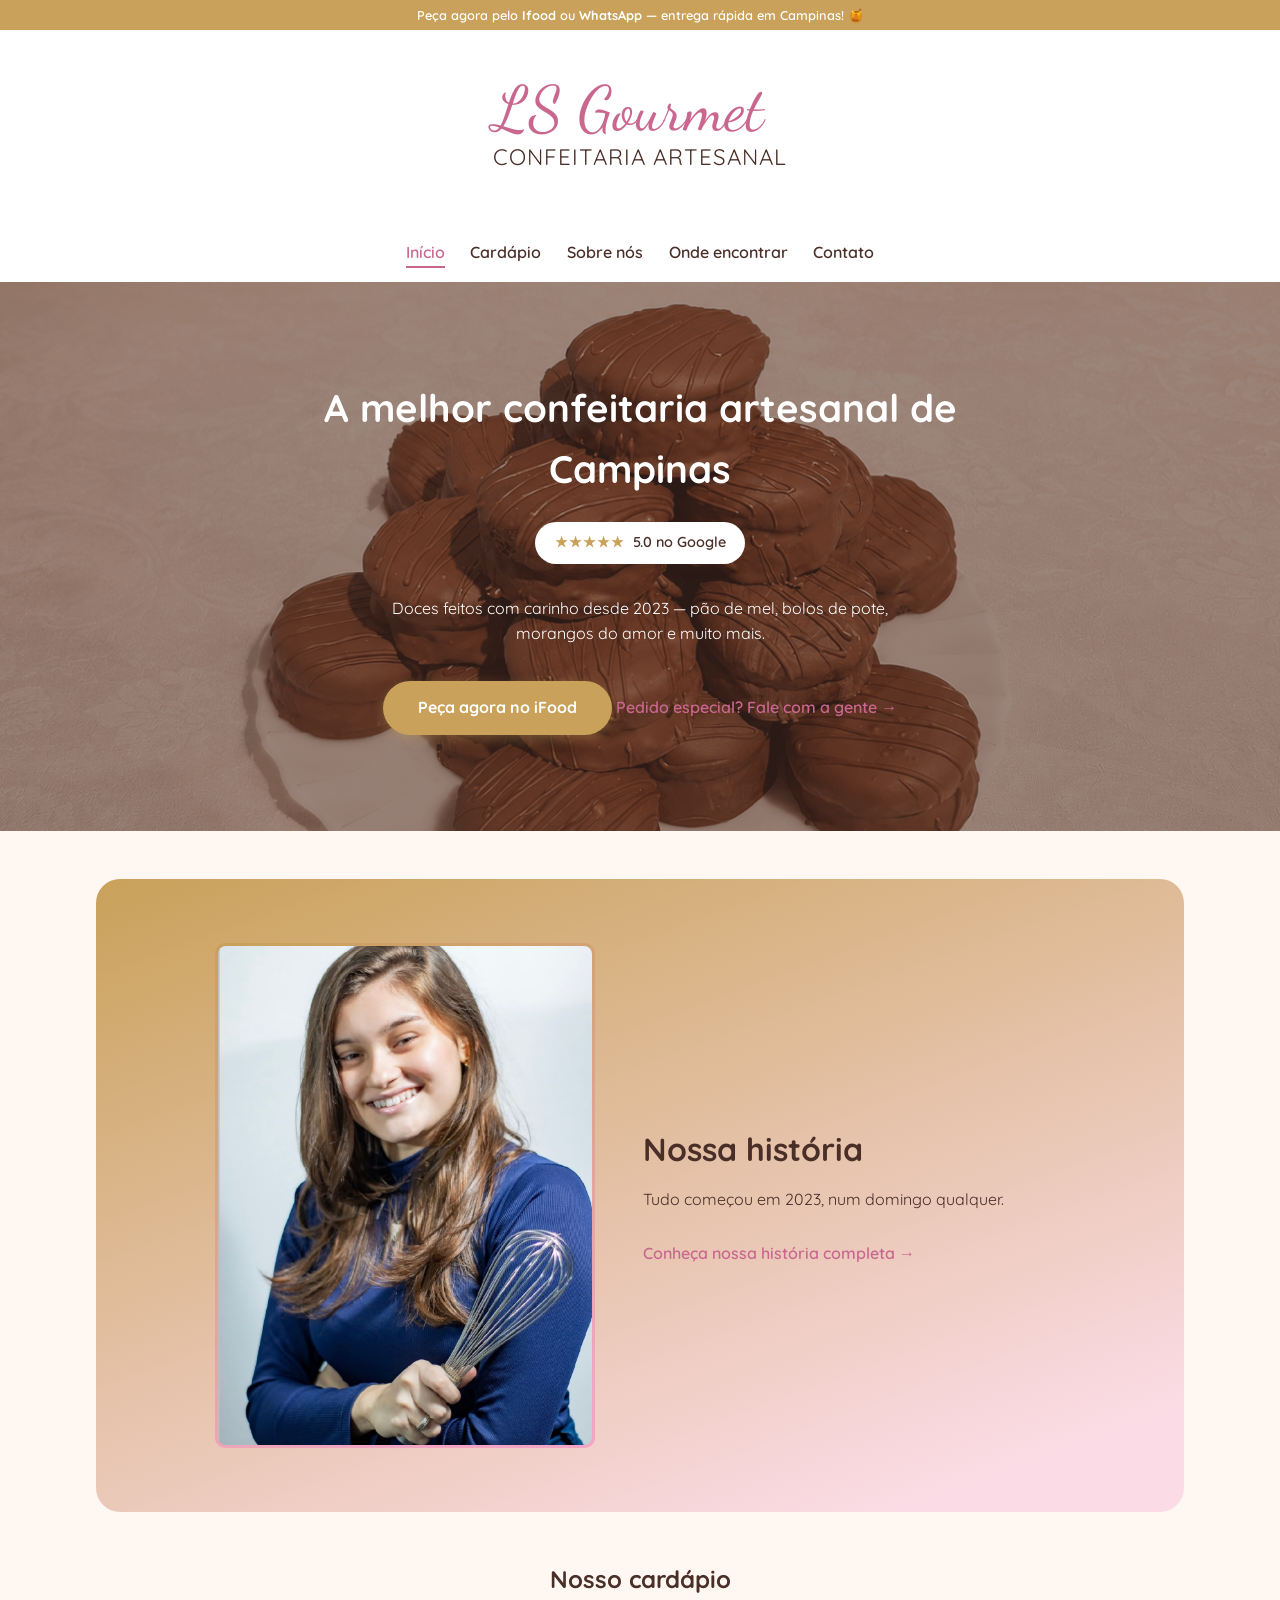
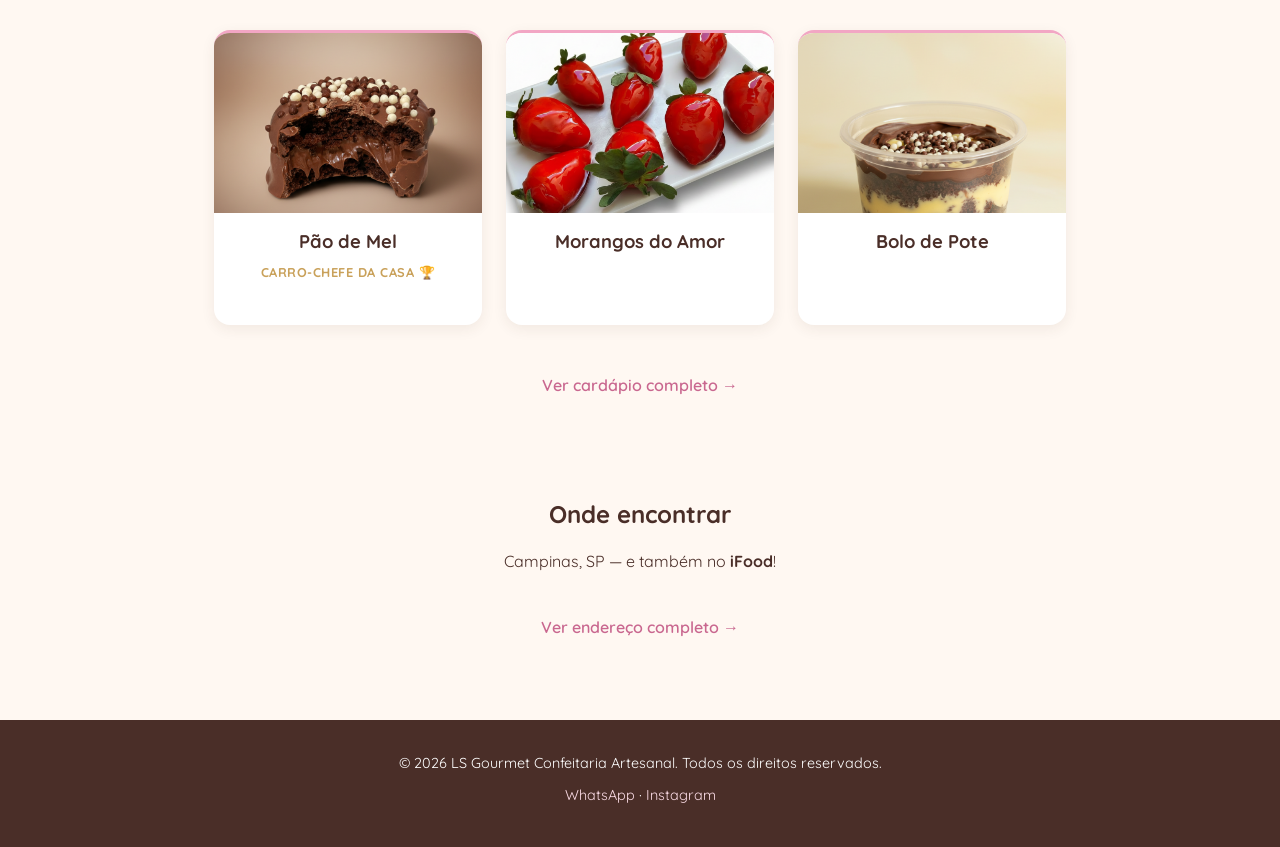
<file: index.html>
<!DOCTYPE html>
<html lang="pt-br">

<head>
  <meta charset="UTF-8">
  <meta name="viewport" content="width=device-width, initial-scale=1.0">
  <title>LS Gourmet Confeitaria Artesanal | Campinas</title>

  <meta name="google-site-verification" content="-UkThLlCZHHa44eqxwOINL25z6Y333y_XZGfNcUFU3g" />
  <meta name="description"
    content="Confeitaria artesanal em Campinas, SP, com nota 5.0 no Google. Pão de mel, bolo de pote, morango do amor e mais, feitos com carinho. Peça no iFood!">

  <meta property="og:type" content="website">
  <meta property="og:site_name" content="LS Gourmet Confeitaria Artesanal">
  <meta property="og:locale" content="pt_BR">
  <meta property="og:title" content="LS Gourmet Confeitaria Artesanal | Campinas">
  <meta property="og:description"
    content="Confeitaria artesanal em Campinas, SP, com nota 5.0 no Google. Pão de mel, bolo de pote, morango do amor e mais, feitos com carinho. Peça no iFood!">
  <meta property="og:image" content="https://lsgourmetconfeitaria.com/images/pao-de-mel.jpg">
  <meta property="og:url" content="https://lsgourmetconfeitaria.com/">

  <link rel="icon" href="/icons/favicon.ico" sizes="any">
  <link rel="icon" type="image/png" href="/icons/favicon-32x32.png" sizes="32x32">
  <link rel="apple-touch-icon" href="/icons/apple-touch-icon.png">

  <link rel="preconnect" href="https://fonts.googleapis.com">
  <link rel="preconnect" href="https://fonts.gstatic.com" crossorigin>
  <link
    href="https://fonts.googleapis.com/css2?family=Dancing+Script:wght@700&family=Quicksand:wght@400;600;700&display=swap"
    rel="stylesheet">

  <link rel="stylesheet" href="css/style.css">
</head>

<body>

  <div class="faixa-anuncio">
    <p>Peça agora pelo <strong><a
          href="https://www.ifood.com.br/delivery/campinas-sp/ls-gourmet-jardim-santana/70661ac8-6c20-4188-8d08-fb38dcbf7fbe"
          target="_blank">
          Ifood</a></strong> ou <strong><a href="https://wa.me/5519998472620" target="_blank"> WhatsApp</a></strong> —
      entrega rápida em Campinas! 🍯</p>
  </div>

  <header>
    <div class="logo">
      <p><a href="/">LS Gourmet</a></p>
      <span>Confeitaria Artesanal</span>
    </div>
    <button class="menu-toggle" id="menu-toggle" aria-label="Abrir menu" aria-expanded="false"
      aria-controls="nav-principal">
      <span></span><span></span><span></span>
    </button>
  </header>

  <nav id="nav-principal">
    <ul>
      <li><a href="/" aria-current="page">Início</a></li>
      <li><a href="cardapio">Cardápio</a></li>
      <li><a href="sobre">Sobre nós</a></li>
      <li><a href="onde-encontrar">Onde encontrar</a></li>
      <li><a href="contato">Contato</a></li>
    </ul>
  </nav>

  <div class="fundo-menu" id="fundo-menu"></div>

  <main>
    <section class="hero">
      <h1>A melhor confeitaria artesanal de Campinas</h1>
      <a href="https://share.google/IQN4Jlq82c63Bdpti" class="selo-google" target="_blank">
        <span class="estrelas">★★★★★</span> 5.0 no Google
      </a>
      <p>Doces feitos com carinho desde 2023 — pão de mel, bolos de pote, morangos do amor e muito mais.</p>
      <a href="https://www.ifood.com.br/delivery/campinas-sp/ls-gourmet-jardim-santana/70661ac8-6c20-4188-8d08-fb38dcbf7fbe"
        class="botao-ifood" target="_blank">
        Peça agora no iFood
      </a>
      <a href="contato" class="link-saiba-mais">Pedido especial? Fale com a gente &rarr;</a>
    </section>

    <section id="nossa-historia" class="chamada">
  <a href="sobre" class="cartao-historia">
    <div class="cartao-historia-moldura">
      <img src="images/leticia-nossa-historia-1.jpeg" alt="Foto Letícia, fundadora da LS Gourmet" loading="lazy">
    </div>
    <div class="cartao-historia-texto">
      <h2>Nossa história</h2>
      <p>Tudo começou em 2023, num domingo qualquer.</p>
      <span class="link-saiba-mais">Conheça nossa história completa &rarr;</span>
    </div>
  </a>
</section>

    <section class="chamada">
      <h2>Nosso cardápio</h2>

      <div class="grid-produtos">
        <article class="card-produto">
          <img src="images/pao-de-mel.jpg" alt="Pães de mel artesanais LS Gourmet" loading="lazy">
          <h3>Pão de Mel</h3>
          <p class="destaque">Carro-chefe da casa 🏆</p>
        </article>

        <article class="card-produto">
          <img src="images/morango-do-amor.jpg" alt="Morangos do amor LS Gourmet" loading="lazy">
          <h3>Morangos do Amor</h3>
        </article>

        <article class="card-produto">
          <img src="images/bolo-de-pote.jpg" alt="Bolo de pote LS Gourmet" loading="lazy">
          <h3>Bolo de Pote</h3>
        </article>
      </div>

      <a href="cardapio" class="link-saiba-mais">Ver cardápio completo &rarr;</a>
    </section>

    <section class="chamada">
      <h2>Onde encontrar</h2>
      <p>Campinas, SP — e também no <strong>iFood</strong>!</p>
      <a href="onde-encontrar" class="link-saiba-mais">Ver endereço completo &rarr;</a>
    </section>

  </main>

  <footer>
    <p>&copy; 2026 LS Gourmet Confeitaria Artesanal. Todos os direitos reservados.</p>
    <p>
      <a href="https://wa.me/5519998472620" target="_blank">WhatsApp</a> ·
      <a href="https://www.instagram.com/ls.gourmet.31/" target="_blank">Instagram</a>
    </p>
  </footer>

  <button id="btn-topo" class="btn-topo" aria-label="Voltar ao topo">&uarr;</button>

  <script src="js/script.js"></script>
</body>

</html>
</file>
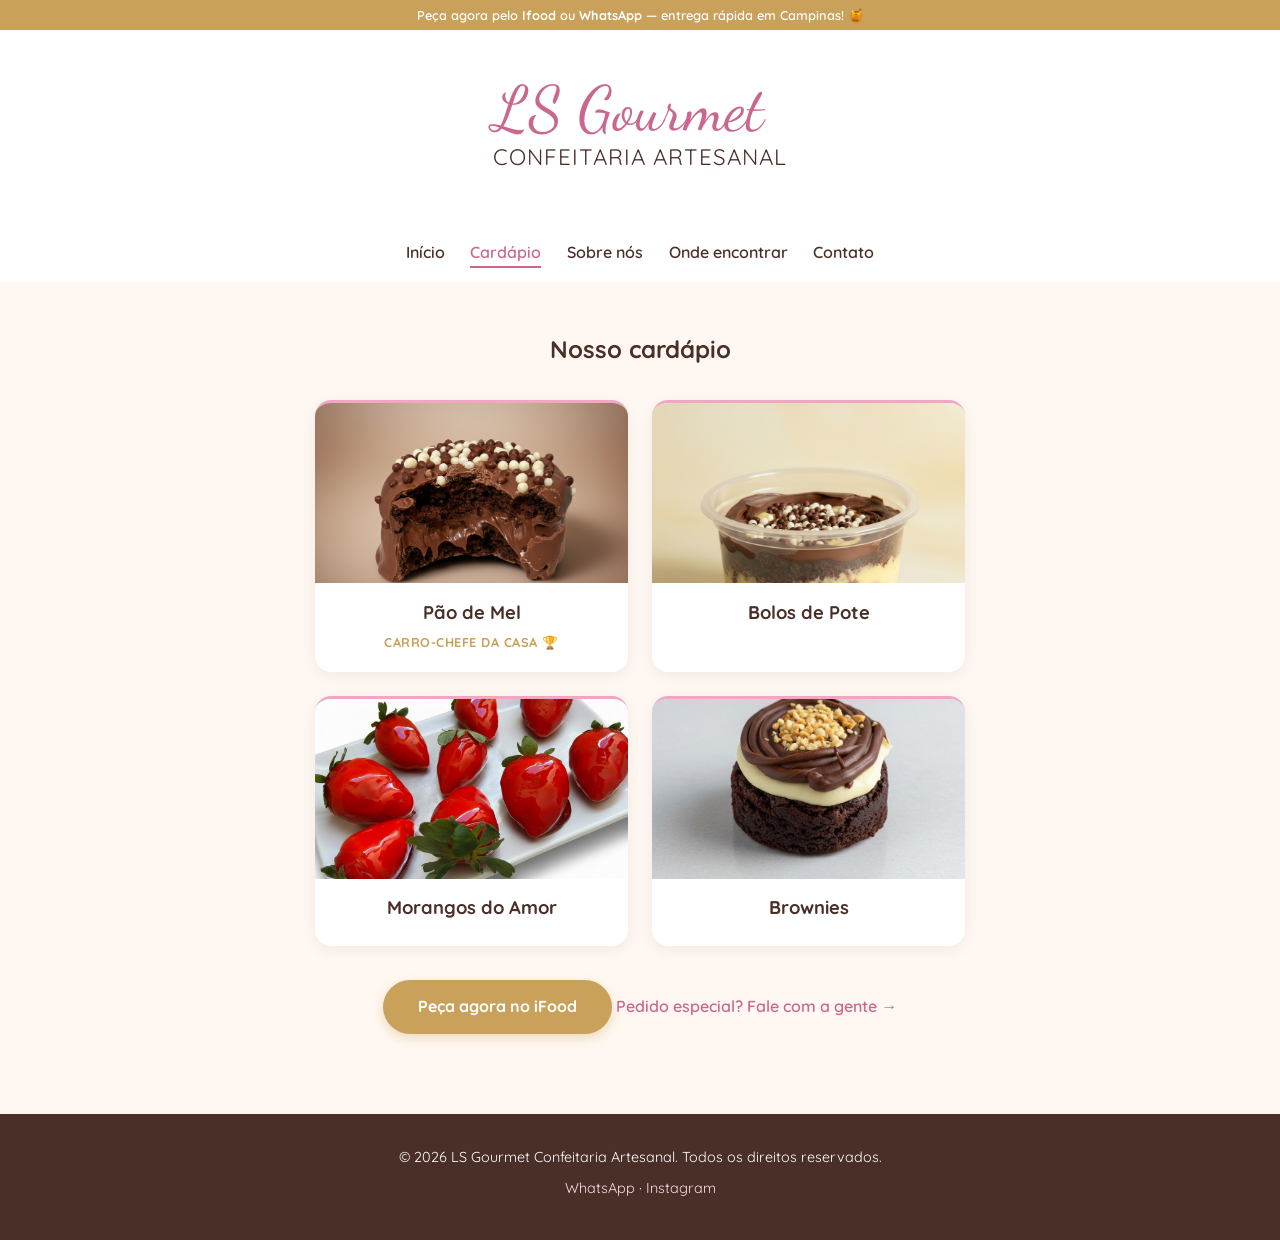
<file: cardapio.html>
<!DOCTYPE html>
<html lang="pt-br">

<head>
  <meta charset="UTF-8">
  <meta name="viewport" content="width=device-width, initial-scale=1.0">
  <title>Cardápio | LS Gourmet Confeitaria Artesanal</title>
  <meta name="description"
    content="Confira o cardápio completo da LS Gourmet: pão de mel, bolo de pote, morango do amor e brownies artesanais. Delivery rápido pelo iFood em Campinas, SP.">

  <meta property="og:type" content="website">
  <meta property="og:site_name" content="LS Gourmet Confeitaria Artesanal">
  <meta property="og:locale" content="pt_BR">
  <meta property="og:title" content="Cardápio | LS Gourmet Confeitaria Artesanal">
  <meta property="og:description"
    content="Confira o cardápio completo da LS Gourmet: pão de mel, bolo de pote, morango do amor e brownies artesanais. Delivery rápido pelo iFood em Campinas, SP.">
  <meta property="og:image" content="https://lsgourmetconfeitaria.com/images/pao-de-mel.jpg">
  <meta property="og:url" content="https://lsgourmetconfeitaria.com/cardapio">

  <link rel="icon" href="/icons/favicon.ico" sizes="any">
  <link rel="icon" type="image/png" href="/icons/favicon-32x32.png" sizes="32x32">
  <link rel="apple-touch-icon" href="/icons/apple-touch-icon.png">

  <link rel="preconnect" href="https://fonts.googleapis.com">
  <link rel="preconnect" href="https://fonts.gstatic.com" crossorigin>
  <link
    href="https://fonts.googleapis.com/css2?family=Dancing+Script:wght@700&family=Quicksand:wght@400;600;700&display=swap"
    rel="stylesheet">

  <link rel="stylesheet" href="css/style.css">
</head>

<body>

  <div class="faixa-anuncio">
    <p>Peça agora pelo <strong><a
          href="https://www.ifood.com.br/delivery/campinas-sp/ls-gourmet-jardim-santana/70661ac8-6c20-4188-8d08-fb38dcbf7fbe"
          target="_blank">
          Ifood</a></strong> ou <strong><a href="https://wa.me/5519998472620" target="_blank"> WhatsApp</a></strong> —
      entrega rápida em Campinas! 🍯</p>
  </div>


  <header>
    <div class="logo">
      <p><a href="/">LS Gourmet</a></p>
      <span>Confeitaria Artesanal</span>
    </div>
    <button class="menu-toggle" id="menu-toggle" aria-label="Abrir menu" aria-expanded="false" aria-controls="nav-principal">
      <span></span><span></span><span></span>
    </button>
  </header>

  <nav id="nav-principal">
    <ul>
      <li><a href="/">Início</a></li>
      <li><a href="cardapio" aria-current="page">Cardápio</a></li>
      <li><a href="sobre">Sobre nós</a></li>
      <li><a href="onde-encontrar">Onde encontrar</a></li>
      <li><a href="contato">Contato</a></li>
    </ul>
  </nav>

  <div class="fundo-menu" id="fundo-menu"></div>

  <main>
    <section class="pagina-cardapio">
      <h1>Nosso cardápio</h1>

      <div class="grid-produtos">
        <article class="card-produto">
          <img src="images/pao-de-mel.jpg" alt="Pães de mel artesanais LS Gourmet" loading="lazy">
          <h2>Pão de Mel</h2>
          <p class="destaque">Carro-chefe da casa 🏆</p>
          <p class="descricao">Macio, recheado e irresistível. Sabores: brigadeiro, leite ninho, doce de leite, paçoca,
            maracujá e prestígio.</p>
        </article>

        <article class="card-produto">
          <img src="images/bolo-de-pote.jpg" alt="Bolos de pote LS Gourmet" loading="lazy">
          <h2>Bolos de Pote</h2>
          <p class="descricao">Cremosos, saborosos e perfeitos pra qualquer ocasião. Mesmos sabores do pão de mel.</p>
        </article>

        <article class="card-produto">
          <img src="images/morango-do-amor.jpg" alt="Morangos do amor LS Gourmet" loading="lazy">
          <h2>Morangos do Amor</h2>
          <p class="descricao">Morangos selecionados, banhados em calda de caramelo.</p>
        </article>

        <article class="card-produto">
          <img src="images/brownie.jpg" alt="Brownies LS Gourmet" loading="lazy">
          <h2>Brownies</h2>
          <p class="descricao">Densos e saborosos, feitos com cacau de verdade.</p>
        </article>
      </div>

      <a href="https://www.ifood.com.br/delivery/campinas-sp/ls-gourmet-jardim-santana/70661ac8-6c20-4188-8d08-fb38dcbf7fbe"
        class="botao-ifood" target="_blank">
        Peça agora no iFood
      </a>
      <a href="contato" class="link-saiba-mais">Pedido especial? Fale com a gente &rarr;</a>
    </section>
  </main>

  <footer>
    <p>&copy; 2026 LS Gourmet Confeitaria Artesanal. Todos os direitos reservados.</p>
    <p>
      <a href="https://wa.me/5519998472620" target="_blank">WhatsApp</a> ·
      <a href="https://www.instagram.com/ls.gourmet.31/" target="_blank">Instagram</a>
    </p>
  </footer>

  <button id="btn-topo" class="btn-topo" aria-label="Voltar ao topo">&uarr;</button>

  <script src="js/script.js"></script>
</body>

</html>
</file>
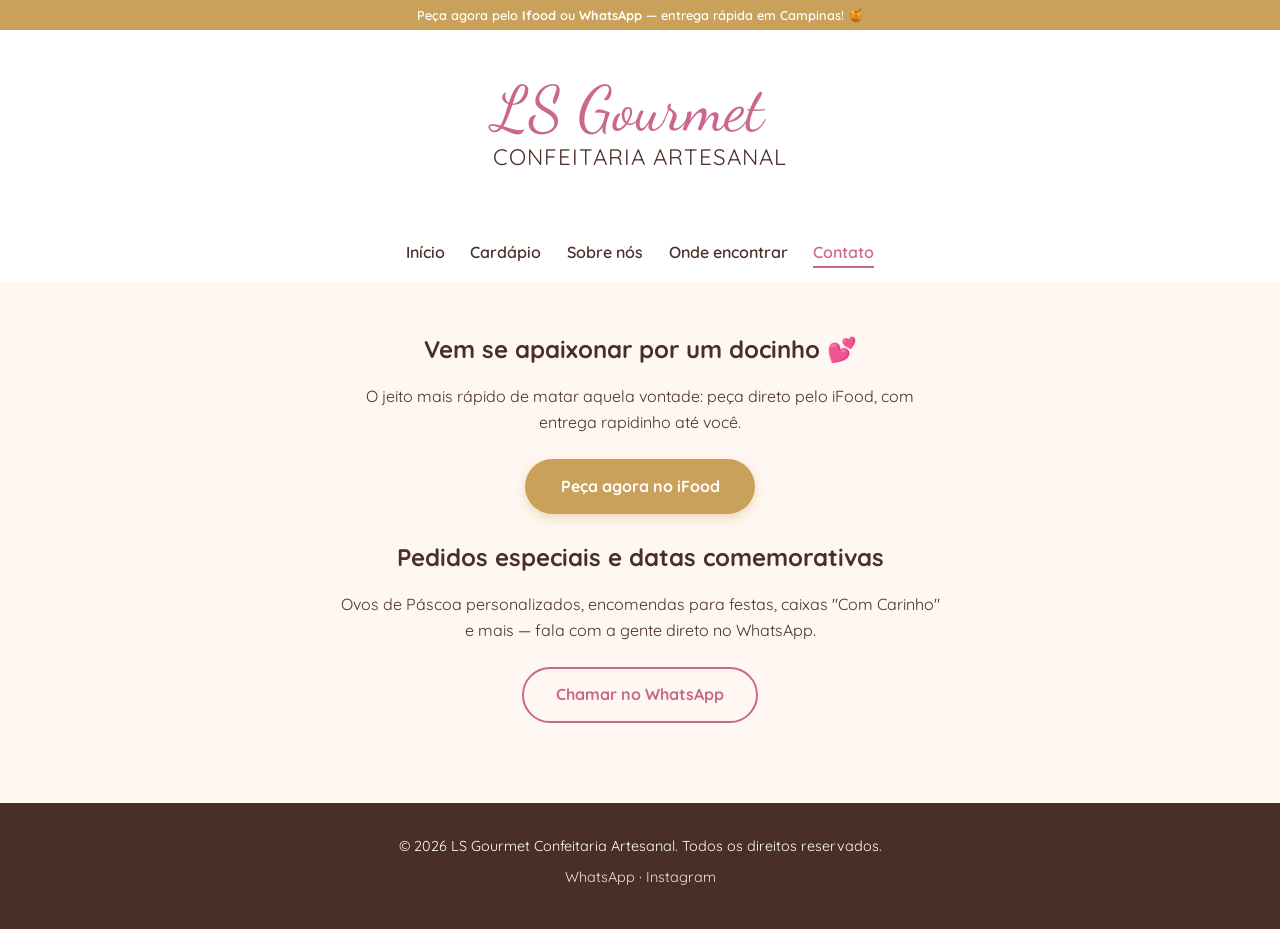
<file: contato.html>
<!DOCTYPE html>
<html lang="pt-br">

<head>
  <meta charset="UTF-8">
  <meta name="viewport" content="width=device-width, initial-scale=1.0">
  <title>Contato | LS Gourmet Confeitaria Artesanal</title>

  <meta name="description"
    content="Fale com a LS Gourmet: peça pelo iFood, encomende no WhatsApp ou tire suas dúvidas sobre pedidos especiais e datas comemorativas.">

  <meta property="og:type" content="website">
  <meta property="og:site_name" content="LS Gourmet Confeitaria Artesanal">
  <meta property="og:locale" content="pt_BR">
  <meta property="og:title" content="Contato | LS Gourmet Confeitaria Artesanal">
  <meta property="og:description"
    content="Fale com a LS Gourmet: peça pelo iFood, encomende no WhatsApp ou tire suas dúvidas sobre pedidos especiais e datas comemorativas.">
  <meta property="og:image" content="https://lsgourmetconfeitaria.com/images/pao-de-mel.jpg">
  <meta property="og:url" content="https://lsgourmetconfeitaria.com/contato">

  <link rel="icon" href="/icons/favicon.ico" sizes="any">
  <link rel="icon" type="image/png" href="/icons/favicon-32x32.png" sizes="32x32">
  <link rel="apple-touch-icon" href="/icons/apple-touch-icon.png">

  <link rel="preconnect" href="https://fonts.googleapis.com">
  <link rel="preconnect" href="https://fonts.gstatic.com" crossorigin>
  <link
    href="https://fonts.googleapis.com/css2?family=Dancing+Script:wght@700&family=Quicksand:wght@400;600;700&display=swap"
    rel="stylesheet">

  <link rel="stylesheet" href="css/style.css">
</head>

<body>

  <div class="faixa-anuncio">
    <p>Peça agora pelo <strong><a
          href="https://www.ifood.com.br/delivery/campinas-sp/ls-gourmet-jardim-santana/70661ac8-6c20-4188-8d08-fb38dcbf7fbe"
          target="_blank">
          Ifood</a></strong> ou <strong><a href="https://wa.me/5519998472620" target="_blank"> WhatsApp</a></strong> —
      entrega rápida em Campinas! 🍯</p>
  </div>

  <header>
    <div class="logo">
      <p><a href="/">LS Gourmet</a></p>
      <span>Confeitaria Artesanal</span>
    </div>
    <button class="menu-toggle" id="menu-toggle" aria-label="Abrir menu" aria-expanded="false"
      aria-controls="nav-principal">
      <span></span><span></span><span></span>
    </button>
  </header>

  <nav id="nav-principal">
    <ul>
      <li><a href="/">Início</a></li>
      <li><a href="cardapio">Cardápio</a></li>
      <li><a href="sobre">Sobre nós</a></li>
      <li><a href="onde-encontrar">Onde encontrar</a></li>
      <li><a href="contato" aria-current="page">Contato</a></li>
    </ul>
  </nav>

  <div class="fundo-menu" id="fundo-menu"></div>

  <main>
    <section class="pagina-contato">
      <h1>Vem se apaixonar por um docinho 💕</h1>
      <p>
        O jeito mais rápido de matar aquela vontade: peça direto pelo
        iFood, com entrega rapidinho até você.
      </p>
      <a href="https://www.ifood.com.br/delivery/campinas-sp/ls-gourmet-jardim-santana/70661ac8-6c20-4188-8d08-fb38dcbf7fbe"
        class="botao-ifood" target="_blank">
        Peça agora no iFood
      </a>
    </section>

    <section class="chamada">
      <h2>Pedidos especiais e datas comemorativas</h2>
      <p>
        Ovos de Páscoa personalizados, encomendas para festas, caixas
        "Com Carinho" e mais — fala com a gente direto no WhatsApp.
      </p>
      <a href="https://wa.me/5519998472620" class="botao-whatsapp" target="_blank">
        Chamar no WhatsApp
      </a>
    </section>
  </main>

  <footer>
    <p>&copy; 2026 LS Gourmet Confeitaria Artesanal. Todos os direitos reservados.</p>
    <p>
      <a href="https://wa.me/5519998472620" target="_blank">WhatsApp</a> ·
      <a href="https://www.instagram.com/ls.gourmet.31/" target="_blank">Instagram</a>
    </p>
  </footer>

  <button id="btn-topo" class="btn-topo" aria-label="Voltar ao topo">&uarr;</button>

  <script src="js/script.js"></script>
</body>

</html>
</file>
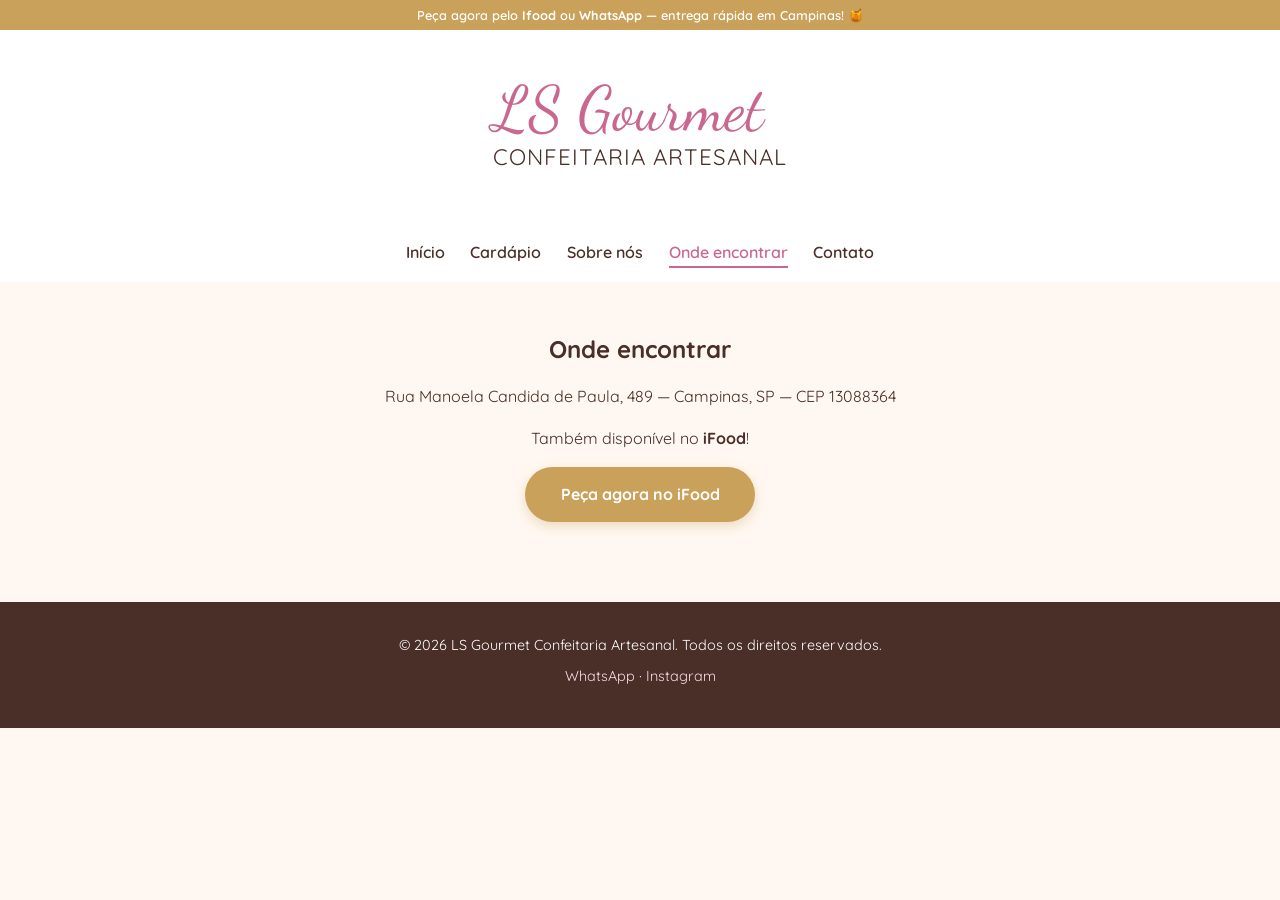
<file: onde-encontrar.html>
<!DOCTYPE html>
<html lang="pt-br">

<head>
  <meta charset="UTF-8">
  <meta name="viewport" content="width=device-width, initial-scale=1.0">
  <title>Onde encontrar | LS Gourmet Confeitaria Artesanal</title>
  <meta name="description" content="Onde encontrar a LS Gourmet em Campinas, SP: endereço, delivery pelo iFood e mais formas de matar aquela vontade de doce.">

  <meta property="og:type" content="website">
  <meta property="og:site_name" content="LS Gourmet Confeitaria Artesanal">
  <meta property="og:locale" content="pt_BR">
  <meta property="og:title" content="Onde encontrar | LS Gourmet Confeitaria Artesanal">
  <meta property="og:description" content="Onde encontrar a LS Gourmet em Campinas, SP: endereço, delivery pelo iFood e mais formas de matar aquela vontade de doce.">
  <meta property="og:image" content="https://lsgourmetconfeitaria.com/images/pao-de-mel.jpg">
  <meta property="og:url" content="https://lsgourmetconfeitaria.com/onde-encontrar">

  <link rel="icon" href="/icons/favicon.ico" sizes="any">
<link rel="icon" type="image/png" href="/icons/favicon-32x32.png" sizes="32x32">
<link rel="apple-touch-icon" href="/icons/apple-touch-icon.png">

  <link rel="preconnect" href="https://fonts.googleapis.com">
  <link rel="preconnect" href="https://fonts.gstatic.com" crossorigin>
  <link href="https://fonts.googleapis.com/css2?family=Dancing+Script:wght@700&family=Quicksand:wght@400;600;700&display=swap" rel="stylesheet">

  <link rel="stylesheet" href="css/style.css">
</head>

<body>

  <div class="faixa-anuncio">
    <p>Peça agora pelo <strong><a href="https://www.ifood.com.br/delivery/campinas-sp/ls-gourmet-jardim-santana/70661ac8-6c20-4188-8d08-fb38dcbf7fbe" target="_blank">
        Ifood</a></strong> ou <strong><a href="https://wa.me/5519998472620" target="_blank"> WhatsApp</a></strong> — entrega rápida em Campinas! 🍯</p>
  </div>

  <header>
    <div class="logo">
      <p><a href="/">LS Gourmet</a></p>
      <span>Confeitaria Artesanal</span>
    </div>
    <button class="menu-toggle" id="menu-toggle" aria-label="Abrir menu" aria-expanded="false" aria-controls="nav-principal">
      <span></span><span></span><span></span>
    </button>
  </header>

  <nav id="nav-principal">
    <ul>
      <li><a href="/">Início</a></li>
      <li><a href="cardapio">Cardápio</a></li>
      <li><a href="sobre">Sobre nós</a></li>
      <li><a href="onde-encontrar" aria-current="page">Onde encontrar</a></li>
      <li><a href="contato">Contato</a></li>
    </ul>
  </nav>

  <div class="fundo-menu" id="fundo-menu"></div>

  <main>
    <section class="pagina-onde-encontrar">
      <h1>Onde encontrar</h1>
      <p>Rua Manoela Candida de Paula, 489 — Campinas, SP — CEP 13088364</p>
      <p>Também disponível no <strong>iFood</strong>!</p>
      <a href="https://www.ifood.com.br/delivery/campinas-sp/ls-gourmet-jardim-santana/70661ac8-6c20-4188-8d08-fb38dcbf7fbe" class="botao-ifood" target="_blank">
        Peça agora no iFood
      </a>
    </section>
  </main>

  <footer>
    <p>&copy; 2026 LS Gourmet Confeitaria Artesanal. Todos os direitos reservados.</p>
    <p>
      <a href="https://wa.me/5519998472620" target="_blank">WhatsApp</a> ·
      <a href="https://www.instagram.com/ls.gourmet.31/" target="_blank">Instagram</a>
    </p>
  </footer>

  <button id="btn-topo" class="btn-topo" aria-label="Voltar ao topo">&uarr;</button>

  <script src="js/script.js"></script>
</body>
</html>
</file>
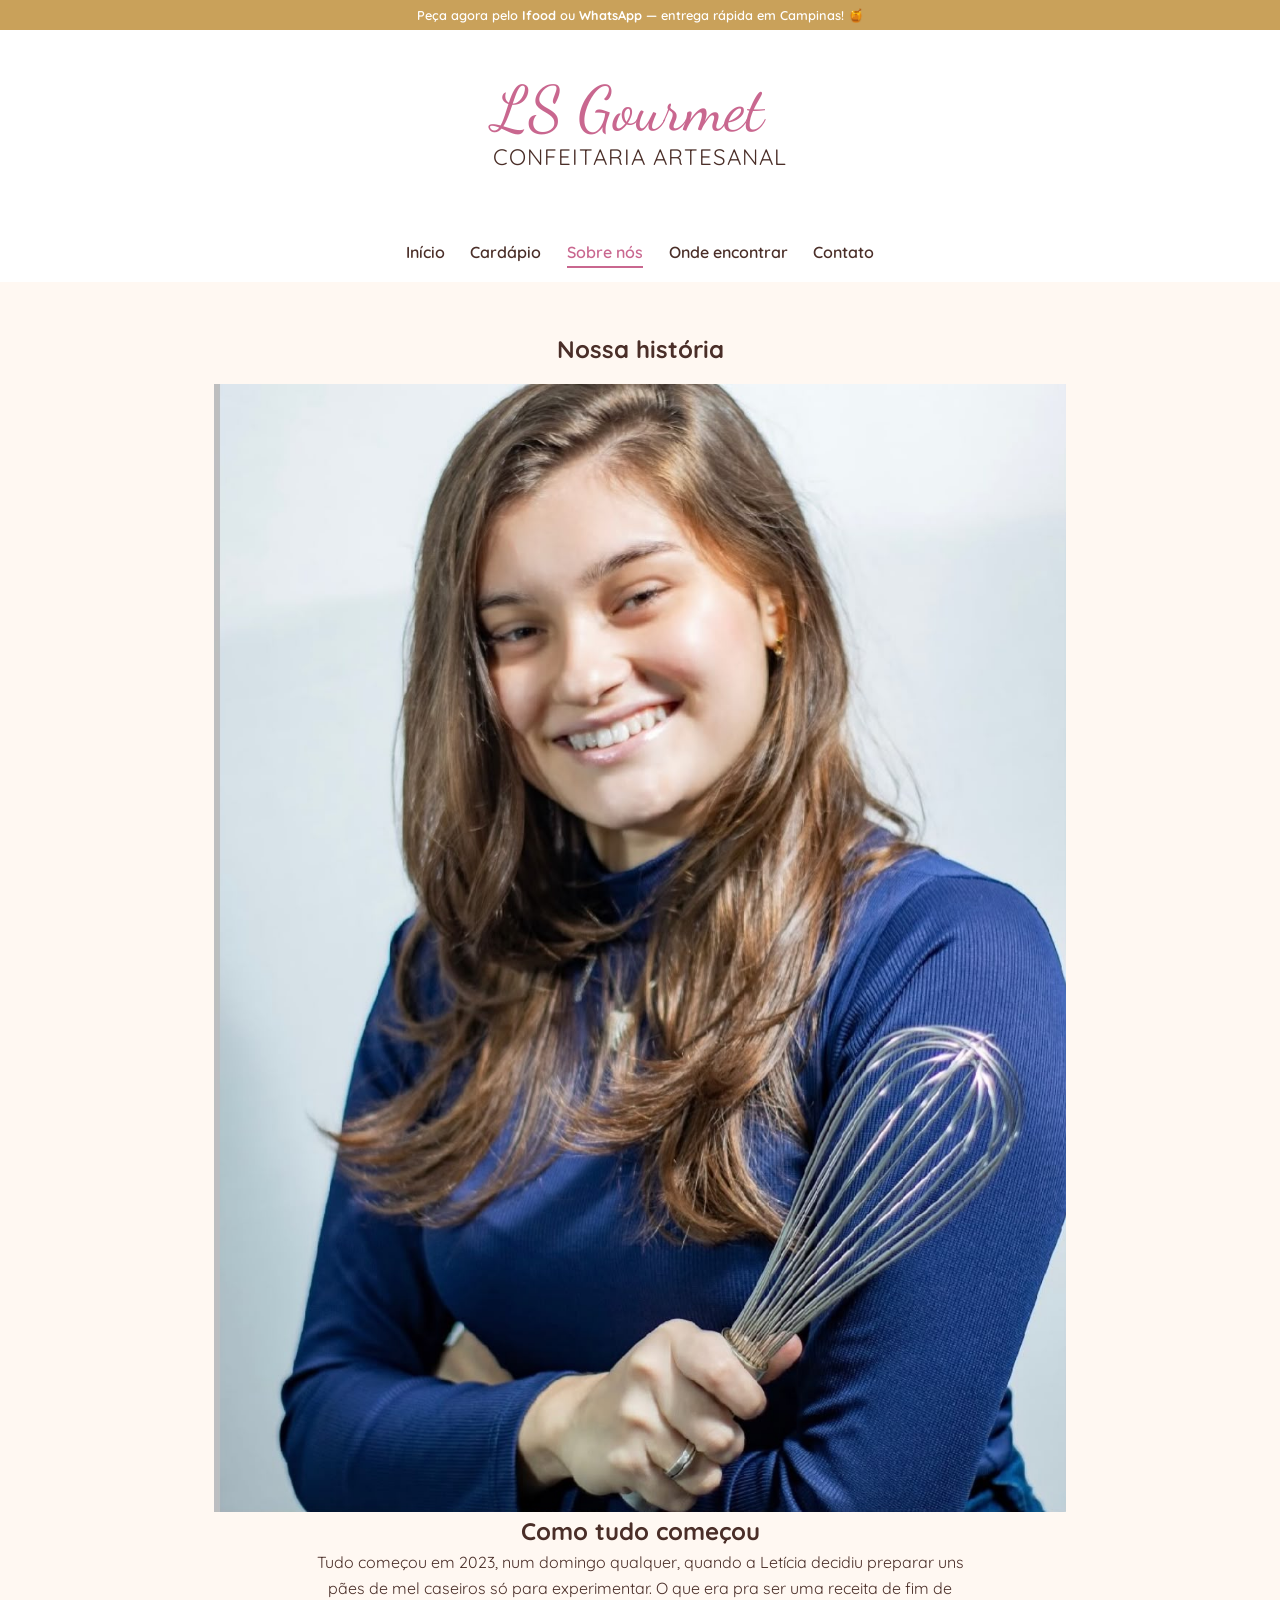
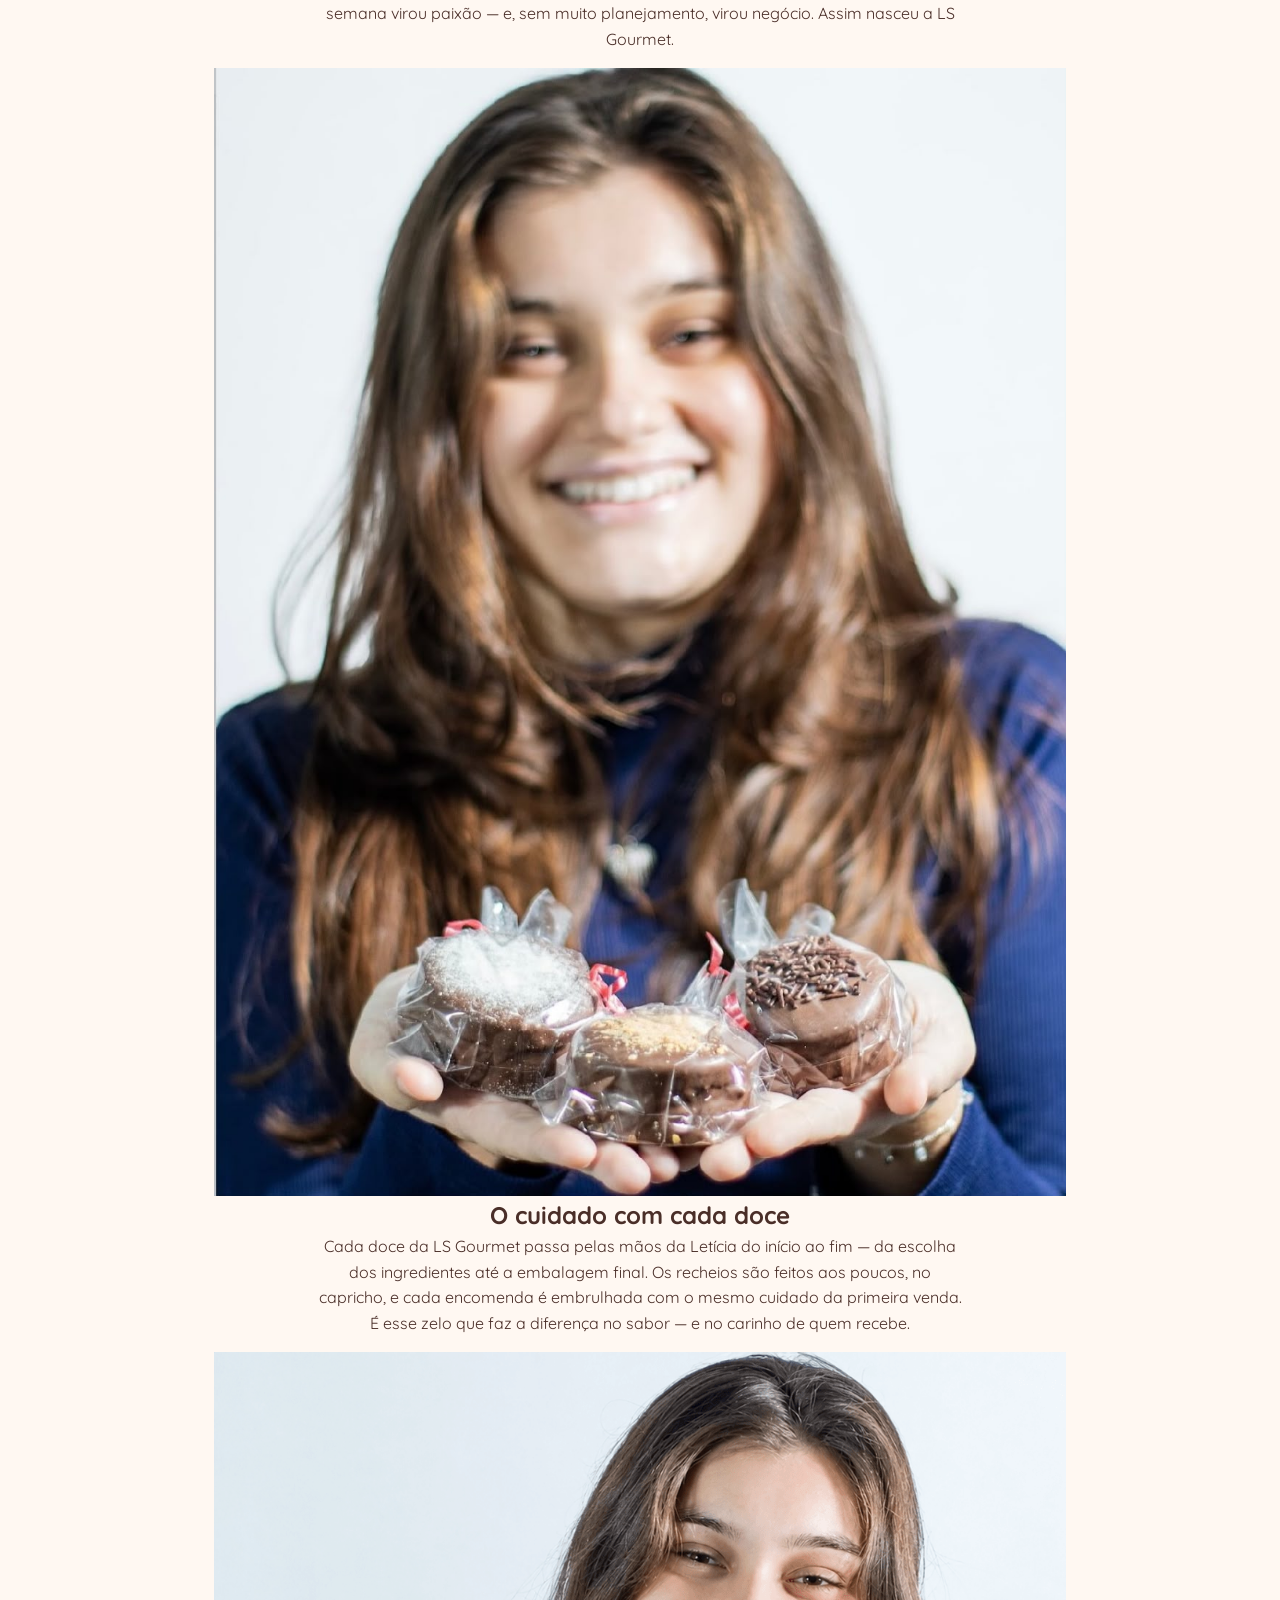
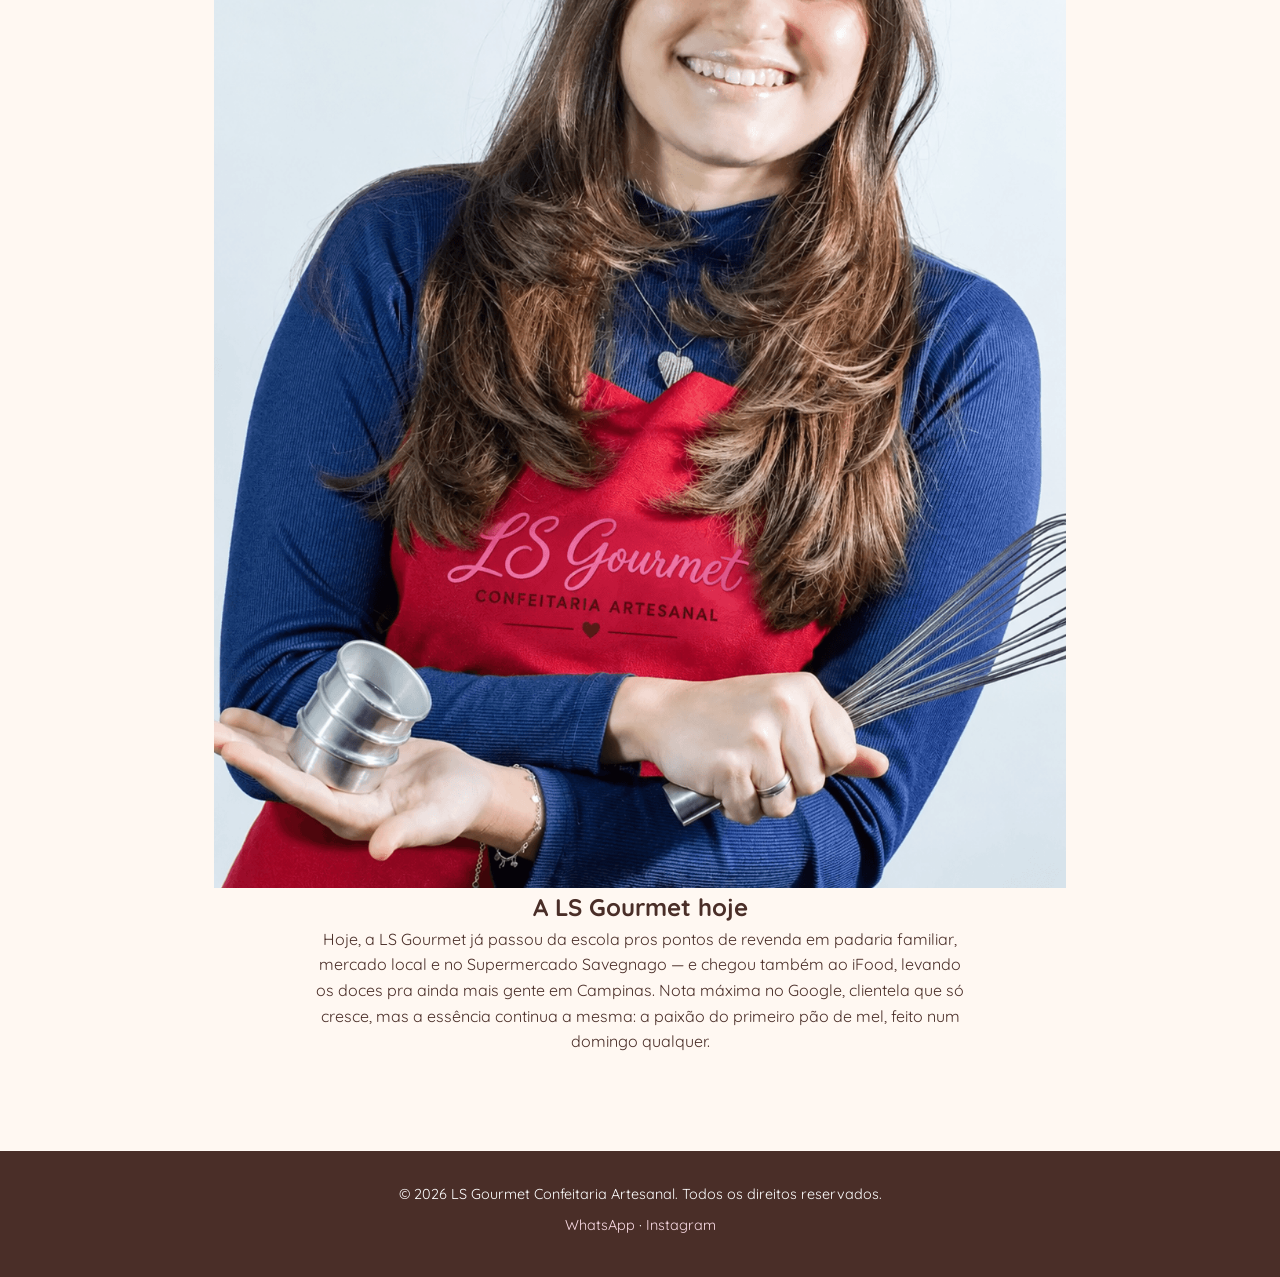
<file: sobre.html>
<!DOCTYPE html>
<html lang="pt-br">

<head>
  <meta charset="UTF-8">
  <meta name="viewport" content="width=device-width, initial-scale=1.0">
  <title>Sobre nós | LS Gourmet Confeitaria Artesanal</title>
  <meta name="description"
    content="Conheça a história da LS Gourmet: uma confeitaria artesanal que nasceu em 2023, em Campinas, SP, e hoje é referência em doces feitos com carinho.">

  <meta property="og:type" content="website">
  <meta property="og:site_name" content="LS Gourmet Confeitaria Artesanal">
  <meta property="og:locale" content="pt_BR">
  <meta property="og:title" content="Sobre nós | LS Gourmet Confeitaria Artesanal">
  <meta property="og:description"
    content="Conheça a história da LS Gourmet: uma confeitaria artesanal que nasceu em 2023, em Campinas, SP, e hoje é referência em doces feitos com carinho.">
  <meta property="og:image" content="https://lsgourmetconfeitaria.com/images/pao-de-mel.jpg">
  <meta property="og:url" content="https://lsgourmetconfeitaria.com/sobre">

  <link rel="icon" href="/icons/favicon.ico" sizes="any">
  <link rel="icon" type="image/png" href="/icons/favicon-32x32.png" sizes="32x32">
  <link rel="apple-touch-icon" href="/icons/apple-touch-icon.png">

  <link rel="preconnect" href="https://fonts.googleapis.com">
  <link rel="preconnect" href="https://fonts.gstatic.com" crossorigin>
  <link
    href="https://fonts.googleapis.com/css2?family=Dancing+Script:wght@700&family=Quicksand:wght@400;600;700&display=swap"
    rel="stylesheet">

  <link rel="stylesheet" href="css/style.css">
</head>

<body>

  <div class="faixa-anuncio">
    <p>Peça agora pelo <strong><a
          href="https://www.ifood.com.br/delivery/campinas-sp/ls-gourmet-jardim-santana/70661ac8-6c20-4188-8d08-fb38dcbf7fbe"
          target="_blank">
          Ifood</a></strong> ou <strong><a href="https://wa.me/5519998472620" target="_blank"> WhatsApp</a></strong> —
      entrega rápida em Campinas! 🍯</p>
  </div>

  <header>
    <div class="logo">
      <p><a href="/">LS Gourmet</a></p>
      <span>Confeitaria Artesanal</span>
    </div>
    <button class="menu-toggle" id="menu-toggle" aria-label="Abrir menu" aria-expanded="false"
      aria-controls="nav-principal">
      <span></span><span></span><span></span>
    </button>
  </header>

  <nav id="nav-principal">
    <ul>
      <li><a href="/">Início</a></li>
      <li><a href="cardapio">Cardápio</a></li>
      <li><a href="sobre" aria-current="page">Sobre nós</a></li>
      <li><a href="onde-encontrar">Onde encontrar</a></li>
      <li><a href="contato">Contato</a></li>
    </ul>
  </nav>

  <div class="fundo-menu" id="fundo-menu"></div>

  <main>
    <section class="pagina-sobre">
      <h1>Nossa história</h1>
      <div class="capitulo-historia capitulo-dourado">
        <div class="capitulo-historia-moldura">
          <img src="images/leticia-nossa-historia-1.jpeg" alt="Foto da Letícia" loading="lazy">
        </div>
        <div class="capitulo-historia-texto">
          <h2>Como tudo começou</h2>
          <p>
            Tudo começou em 2023, num domingo qualquer, quando a Letícia decidiu preparar uns pães de mel caseiros só
            para experimentar. O que era pra ser uma receita de fim de semana virou paixão — e, sem muito planejamento,
            virou negócio. Assim nasceu a LS Gourmet.
          </p>
        </div>
      </div>
        <div class="capitulo-historia capitulo-rosa">
          <div class="capitulo-historia-moldura">
            <img src="images/leticia-nossa-historia-3.jpeg" alt="Foto da Letícia" loading="lazy">
          </div>
          <div class="capitulo-historia-texto">
            <h2>O cuidado com cada doce</h2>
            <p>
              Cada doce da LS Gourmet passa pelas mãos da Letícia do início ao fim — da escolha dos ingredientes até a
              embalagem final. Os recheios são feitos aos poucos, no capricho, e cada encomenda é embrulhada com o mesmo
              cuidado da primeira venda. É esse zelo que faz a diferença no sabor — e no carinho de quem recebe.
            </p>
          </div>
        </div>
        <div class="capitulo-historia capitulo-dourado">
          <div class="capitulo-historia-moldura">
            <img src="images/leticia-nossa-historia-2.jpeg" alt="Foto da Letícia" loading="lazy">
          </div>
          <div class="capitulo-historia-texto">
            <h2>A LS Gourmet hoje</h2>
            <p>
              Hoje, a LS Gourmet já passou da escola pros pontos de revenda em padaria familiar, mercado local e no Supermercado Savegnago — e chegou também ao iFood, levando os doces pra ainda mais gente em Campinas. Nota máxima no Google, clientela que só cresce, mas a essência continua a mesma: a paixão do primeiro pão de mel, feito num domingo qualquer.
            </p>
          </div>
        </div>
    </section>
  </main>

  <footer>
    <p>&copy; 2026 LS Gourmet Confeitaria Artesanal. Todos os direitos reservados.</p>
    <p>
      <a href="https://wa.me/5519998472620" target="_blank">WhatsApp</a> ·
      <a href="https://www.instagram.com/ls.gourmet.31/" target="_blank">Instagram</a>
    </p>
  </footer>

  <button id="btn-topo" class="btn-topo" aria-label="Voltar ao topo">&uarr;</button>

  <script src="js/script.js"></script>
</body>

</html>
</file>
<file: css/style.css>
* {
  margin: 0;
  padding: 0;
  box-sizing: border-box;
}

:root {
  --cor-fundo: #fff8f2;
  --cor-branco: #ffffff;
  --cor-rosa-clara: #fbdce6;
  --cor-rosa: #f2a6c4;
  --cor-rosa-escura: #c9678f;
  --cor-dourado: #c9a15a;
  --cor-marrom: #4a2e28;
  --fonte-logo: "Dancing Script", cursive;
  --fonte-titulos: "Quicksand", sans-serif;
  --fonte-corpo: "Quicksand", sans-serif;
}

body {
  font-family: var(--fonte-corpo);
  background-color: var(--cor-fundo);
  color: var(--cor-marrom);
  line-height: 1.6;
}

h1,
h2,
h3 {
  font-family: var(--fonte-titulos);
  color: var(--cor-marrom);
}

img {
  max-width: 100%;
  display: block;
  background-color: var(--cor-rosa-clara);
}

.faixa-anuncio {
  background-color: var(--cor-dourado);
  color: var(--cor-branco);
  text-align: center;
  font-size: 0.8rem;
  font-weight: 600;
  padding: 0.3rem 1rem;
}

.faixa-anuncio a {
  color: var(--cor-branco);
  text-decoration: none;
}

header {
  display: flex;
  justify-content: center;
  align-items: center;
  padding: 3rem 2rem;
  background-color: var(--cor-branco);
}

.logo p {
  font-family: var(--fonte-logo);
  font-size: 3.9rem;
  color: var(--cor-rosa-escura);
  line-height: 1;
}

.logo p a {
  text-decoration: none;
  color: var(--cor-rosa-escura);
}

.logo span {
  display: block;
  font-size: 1.4rem;
  letter-spacing: 1px;
  text-transform: uppercase;
  color: var(--cor-marrom);
}

nav ul {
  display: flex;
  gap: 1.6rem;
  list-style: none;
}

nav a {
  text-decoration: none;
  color: var(--cor-marrom);
  font-weight: 600;
  padding-bottom: 4px;
}

nav a[aria-current="page"] {
  color: var(--cor-rosa-escura);
  border-bottom: 2px solid var(--cor-rosa-escura);
}

nav a:hover {
  color: var(--cor-rosa-escura);
}

nav {
  position: sticky;
  top: 0;
  z-index: 10;
  display: flex;
  justify-content: center;
  background-color: var(--cor-branco);
  padding: 1rem 2rem;
  transition: box-shadow 0.2s ease, padding 0.3s ease;
}

nav.escondida {
  opacity: 0;
}

nav.ativa {
  opacity: 1;
  box-shadow: 0 3px 12px rgba(0, 0, 0, 0.12);
  padding-top: 0.7rem;
  padding-bottom: 0.7rem;
  animation: nav-deslizar 0.6s ease-out;
}

@keyframes nav-deslizar {
  from {
    transform: translateY(-100%);
    opacity: 0;
  }

  to {
    transform: translateY(0);
    opacity: 1;
  }
}

.botao-ifood {
  display: inline-block;
  background-color: var(--cor-dourado);
  color: var(--cor-branco);
  text-decoration: none;
  font-weight: 700;
  padding: 0.9rem 2.2rem;
  border-radius: 50px;
  box-shadow: 0 4px 12px rgba(201, 161, 90, 0.35);
  transition: transform 0.2s ease, box-shadow 0.2s ease;
}

.botao-ifood:hover {
  transform: translateY(-2px);
  box-shadow: 0 6px 16px rgba(201, 161, 90, 0.45);
}

.botao-whatsapp {
  display: inline-block;
  background-color: transparent;
  color: var(--cor-rosa-escura);
  text-decoration: none;
  font-weight: 700;
  padding: 0.8rem 2rem;
  border: 2px solid var(--cor-rosa-escura);
  border-radius: 50px;
  transition: background-color 0.2s ease, color 0.2s ease;
}

.botao-whatsapp:hover {
  background-color: var(--cor-rosa-escura);
  color: var(--cor-branco);
}

.link-saiba-mais {
  display: inline-block;
  margin-top: 1rem;
  color: var(--cor-rosa-escura);
  text-decoration: none;
  font-weight: 600;
}

.link-saiba-mais:hover {
  text-decoration: underline;
}

.selo-google {
  display: inline-flex;
  align-items: center;
  gap: 0.5rem;
  background-color: var(--cor-branco);
  color: var(--cor-marrom);
  text-decoration: none;
  font-weight: 600;
  font-size: 0.9rem;
  padding: 0.6rem 1.2rem;
  border-radius: 50px;
  box-shadow: 0 4px 12px rgba(74, 46, 40, 0.1);
  margin: 0.3rem 0 2rem;
  transition: transform 0.2s ease, box-shadow 0.2s ease;
}

.selo-google:hover {
  transform: translateY(-2px);
  box-shadow: 0 6px 16px rgba(74, 46, 40, 0.18);
}

.selo-google .estrelas {
  color: var(--cor-dourado);
  letter-spacing: 1px;
}

.hero {
  text-align: center;
  padding: 6rem 1.5rem;
  background-image: linear-gradient(rgba(74, 46, 40, 0.55), rgba(74, 46, 40, 0.55)), url("../images/hero.fundo.jpg");
  background-size: cover;
  background-position: center;
  background-attachment: fixed;
  color: var(--cor-branco);
}

.hero h1 {
  font-size: 2.4rem;
  max-width: 700px;
  margin: 0 auto 1rem;
  color: var(--cor-branco);
}

.hero p {
  max-width: 550px;
  margin: 0 auto 2rem;
  color: var(--cor-branco);
}

.chamada,
.pagina-cardapio,
.pagina-sobre,
.pagina-onde-encontrar,
.pagina-contato {
  max-width: 900px;
  margin: 0 auto;
  padding: 3rem 1.5rem;
}

.chamada h2,
.pagina-cardapio h1,
.pagina-sobre h1,
.pagina-onde-encontrar h1,
.pagina-contato h1 {
  text-align: center;
  margin-bottom: 1rem;
}

.chamada p,
.pagina-contato>p {
  text-align: center;
  max-width: 600px;
  margin: 0 auto 1.5rem;
}

.chamada {
  text-align: center;
}

#nossa-historia {
  max-width: 1500px;
  width: 85%;
  margin: 3rem auto 0;
  padding: 4rem 1.5rem;
  background: linear-gradient(160deg, var(--cor-dourado) 0%, var(--cor-rosa-clara) 90%);
  border-radius: 24px;
}

.cartao-historia-texto h2 {
  font-size: 2rem;
}

#nossa-historia .cartao-historia-texto p {
  font-size: 1rem;
}

.cartao-historia {
  display: flex;
  align-items: center;
  gap: 3rem;
  max-width: 850px;
  margin: 0 auto;
  text-align: left;
  text-decoration: none;
}

.cartao-historia-moldura {
  flex: 0 0 380px;
  display: block;
  padding: 3px;
  border-radius: 10px;
  overflow: hidden;
  background: linear-gradient(160deg, var(--cor-dourado) 0%, var(--cor-rosa) 90%);
}

.cartao-historia img {
  display: block;
  width: 100%;
  aspect-ratio: 3 / 4;
  object-fit: cover;
  border-radius: 8px;
  transition: transform 0.35s ease;
}

.cartao-historia:hover img {
  transform: scale(1.05);
}

#nossa-historia .cartao-historia-texto h2,
#nossa-historia .cartao-historia-texto p {
  text-align: left;
  margin: 0 0 0.75rem;
}

#nossa-historia .cartao-historia-texto p {
  color: var(--cor-marrom);
}

.pagina-sobre p,
.pagina-onde-encontrar p {
  margin: 0 auto 1rem;
  max-width: 650px;
}

.pagina-onde-encontrar,
.pagina-sobre,
.pagina-cardapio,
.pagina-contato {
  text-align: center;
}

.pagina-contato {
  padding-bottom: 0;
}

.pagina-contato+.chamada {
  padding-top: 1.5rem;
}

.grid-produtos {
  display: grid;
  grid-template-columns: repeat(auto-fit, minmax(220px, 1fr));
  gap: 1.5rem;
  margin: 2rem 0;
  text-align: left;
}

.pagina-cardapio .grid-produtos {
  grid-template-columns: repeat(2, 1fr);
  max-width: 650px;
  margin: 2rem auto;
}

.card-produto {
  background-color: var(--cor-branco);
  border-radius: 16px;
  border-top: 3px solid var(--cor-rosa);
  overflow: hidden;
  box-shadow: 0 4px 14px rgba(74, 46, 40, 0.08);
  text-align: center;
  padding-bottom: 1.2rem;
  transition: transform 0.2s ease;
  cursor: pointer;
}

.card-produto:hover {
  transform: translateY(-4px);
}

.card-produto img {
  width: 100%;
  height: 180px;
  object-fit: cover;
}

.card-produto h2,
.card-produto h3 {
  font-size: 1.15rem;
  margin: 0.9rem 0.8rem 0.3rem;
}

.card-produto p {
  padding: 0 1rem;
  font-size: 0.92rem;
}

.card-produto .destaque {
  color: var(--cor-dourado);
  font-weight: 700;
  font-size: 0.8rem;
  text-transform: uppercase;
  letter-spacing: 0.5px;
}

.card-produto .descricao {
  max-height: 0;
  overflow: hidden;
  opacity: 0;
  padding: 0 1rem;
  transition: max-height 0.3s ease, opacity 0.3s ease, padding 0.3s ease;
}

.card-produto.expandido .descricao {
  max-height: 200px;
  opacity: 1;
  padding: 0 1rem 1.2rem;
}

footer {
  background-color: var(--cor-marrom);
  color: var(--cor-branco);
  text-align: center;
  padding: 2rem 1rem;
  margin-top: 2rem;
}

footer p {
  margin-bottom: 0.5rem;
  font-size: 0.9rem;
}

footer a {
  color: var(--cor-rosa-clara);
  text-decoration: none;
}

footer a:hover {
  text-decoration: underline;
}

.menu-toggle {
  display: none;
  flex-direction: column;
  justify-content: center;
  align-items: center;
  gap: 5px;
  width: 40px;
  height: 40px;
  background: none;
  border: none;
  cursor: pointer;
  padding: 0;
}

.menu-toggle span {
  display: block;
  width: 26px;
  height: 3px;
  background-color: var(--cor-marrom);
  border-radius: 2px;
  transition: transform 0.25s ease, opacity 0.25s ease;
}

.menu-toggle.aberto span:nth-child(1) {
  transform: translateY(8px) rotate(45deg);
}

.menu-toggle.aberto span:nth-child(2) {
  opacity: 0;
}

.menu-toggle.aberto span:nth-child(3) {
  transform: translateY(-8px) rotate(-45deg);
}

.btn-topo {
  position: fixed;
  right: 1.5rem;
  bottom: 1.5rem;
  width: 46px;
  height: 46px;
  border-radius: 50%;
  border: none;
  background-color: var(--cor-dourado);
  color: var(--cor-branco);
  font-size: 1.3rem;
  line-height: 1;
  cursor: pointer;
  box-shadow: 0 4px 12px rgba(0, 0, 0, 0.2);
  opacity: 0;
  visibility: hidden;
  transform: translateY(10px);
  transition: opacity 0.25s ease, transform 0.25s ease, visibility 0.25s;
  z-index: 20;
}

.btn-topo.visivel {
  opacity: 1;
  visibility: visible;
  transform: translateY(0);
}

@media (max-width: 768px) {
  .faixa-anuncio {
    font-size: 0.7rem;
    padding: 0.4rem 0.8rem;
  }

  header {
    position: sticky;
    top: 0;
    z-index: 20;
    background-color: var(--cor-branco);
    box-shadow: 0 2px 8px rgba(0, 0, 0, 0.06);
    padding: 1rem 1.5rem;
    justify-content: space-between;
  }

  .logo p {
    font-family: var(--fonte-logo);
    font-size: 1.8rem;
    color: var(--cor-rosa-escura);
    line-height: 1;
  }

  .logo span {
    display: block;
    font-size: 0.7rem;
    letter-spacing: 1px;
    text-transform: uppercase;
    color: var(--cor-marrom);
  }

  .menu-toggle {
    display: flex;
  }

  nav {
    position: fixed;
    top: var(--topo-menu, 0px);
    right: 0;
    height: calc(100vh - var(--topo-menu, 0px));
    width: min(65%, 190px);
    z-index: 15;
    background: linear-gradient(160deg, var(--cor-dourado) 0%, var(--cor-rosa) 90%);
    box-shadow: -2px 0 10px rgba(0, 0, 0, 0.1);
    padding: 2rem 1.25rem;
    display: block;
    transform: translateX(100%);
    transition: transform 0.25s ease;
  }

  nav.aberto {
    transform: translateX(0);
  }

  nav ul {
    flex-direction: column;
    align-items: flex-start;
    gap: 1.5rem;
    padding: 0;
  }

  .fundo-menu {
    position: fixed;
    top: 0;
    left: 0;
    width: 100%;
    height: 100vh;
    background-color: rgba(74, 46, 40, 0.4);
    z-index: 14;
    opacity: 0;
    visibility: hidden;
    transition: opacity 0.25s ease, visibility 0.25s ease;
  }

  .fundo-menu.visivel {
    opacity: 1;
    visibility: visible;
  }

  .hero h1 {
    font-size: 1.8rem;
  }

  .hero {
    padding: 3rem 1.2rem;
    background-attachment: scroll;
  }

  .btn-topo {
    z-index: 10;
    }

  #nossa-historia {
    width: 80%;
    padding: 2.5rem 1.25rem;
    border-radius: 16px;
  }

  .cartao-historia {
    flex-direction: column;
    gap: 1.5rem;
    text-align: center;
  }

  .cartao-historia-moldura {
    flex: 0 0 auto;
    width: 70%;
    margin: 0 auto;
  }

  #nossa-historia .cartao-historia-texto h2,
  #nossa-historia .cartao-historia-texto p {
    text-align: center;
  }

  .cartao-historia-texto h2 {
    font-size: 1.5rem;
  }

  #nossa-historia .cartao-historia-texto p {
    font-size: 0.9rem;
  }
}
</file>
